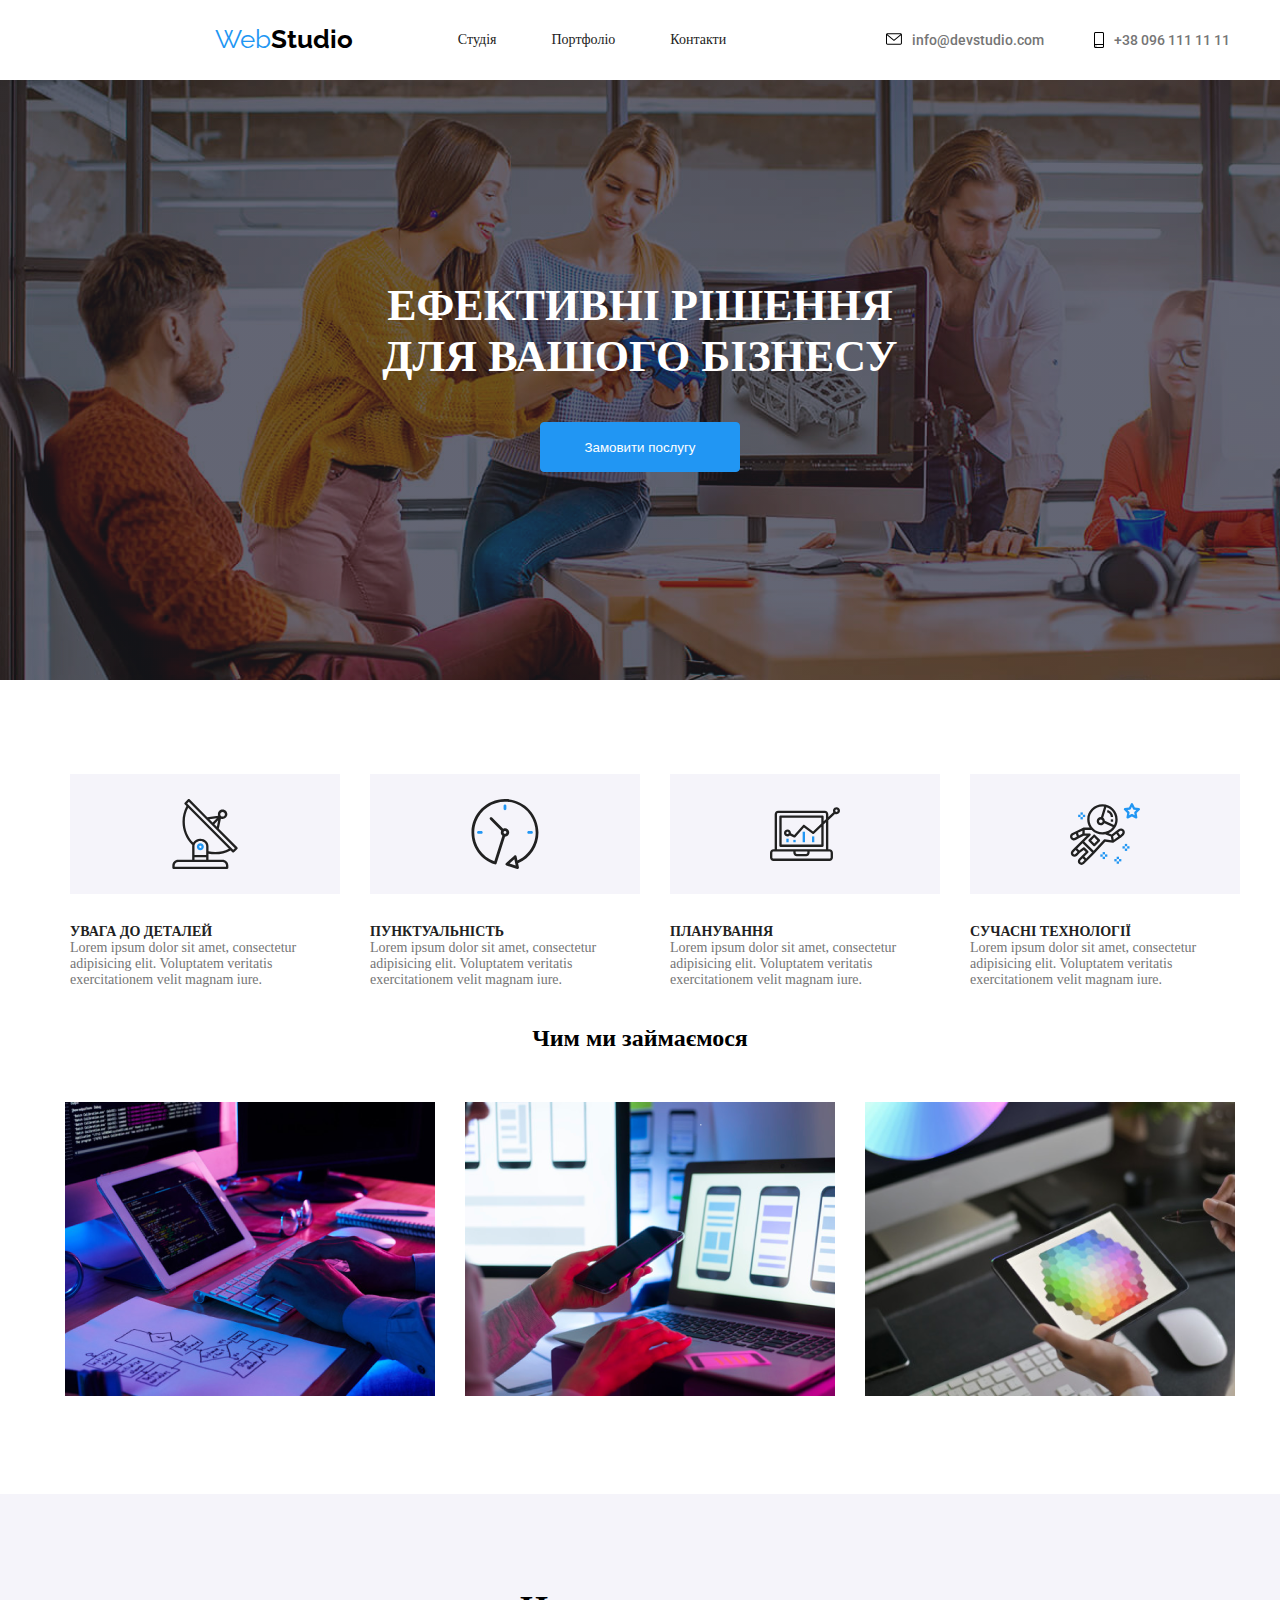
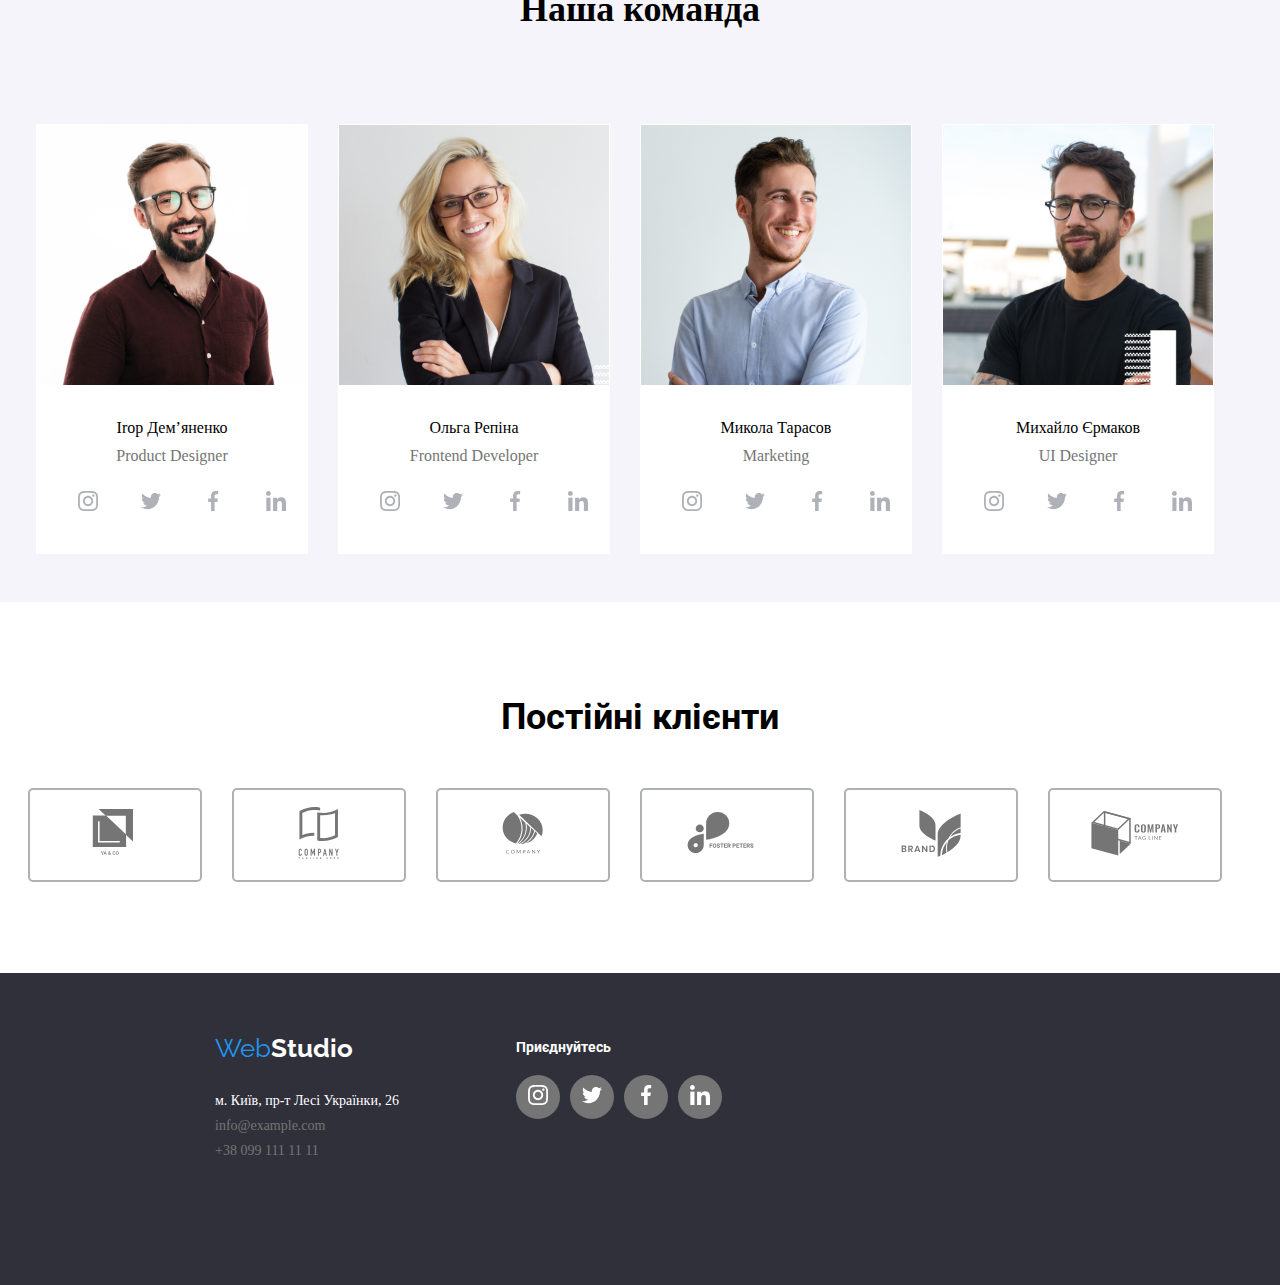
<file: index.html>
<!DOCTYPE html>
<html lang="en">
<head>
    <meta charset="UTF-8">
    <meta http-equiv="X-UA-Compatible" content="IE=edge">
    <meta name="viewport" content="width=device-width, initial-scale=1.0">
    <title>Document</title>
    <link rel="preconnect" href="https://fonts.googleapis.com">
    <link rel="preconnect" href="https://fonts.gstatic.com" crossorigin>
    <link href="https://fonts.googleapis.com/css2?family=Raleway:wght@700&family=Roboto:wght@400;500;700&display=swap" rel="stylesheet">
    <link rel="stylesheet" href="./css/main.min.css">
</head>
<body>
    <header class="page-body">
        <div class="conteiner">
            <a href="" class="logo"><span class="web">Web</span><span class="stuidio">Studio</span></a>
            <a href="./index1.html" class="logo2 visuali_hidden2 visuali_hidden3">
                <svg class="menu-logo-1">
                    <use href="./symbol-defs.svg#icon-menu_24px"></use>
                </svg>
            </a>
        </div>
        <nav class="visuali_hidden">
            <ul class="ul-header">
                <li class="ul-header-li"><a href="./index.html">Студія</a></li>
                <li class="ul-header-li"><a href="./index1.html">Портфоліо</a></li>
                <li class="ul-header-li"><a href="">Контакти</a></li>
            </ul>
        </nav>
        <ul class="ul-header-contact visuali_hidden">
            <li class="adc adc-a">
                <a href="">                    
                    <svg class="svg-header " width="16" height="12">
                    <use href="./symbol-defs.svg#icon-envelope"></use>
                </svg>
                </a>
                <a class="header1 header " href="">info@devstudio.com</a>
            </li>
            <li class="adc">
                <a href="">
                    <svg class="svg-header" width="10" height="16">
                        <use href="./symbol-defs.svg#icon-smartphone"></use>
                    </svg>
                </a>
                <a class="header2 header" href="">+38 096 111 11 11</a>
            </li>
        </ul>
    </header>
    <main>
        <section class="section1"> 
            <h1>ЕФЕКТИВНІ РІШЕННЯ <br> ДЛЯ ВАШОГО БІЗНЕСУ</h1>
            <div class="button">
                <button>Замовити послугу</button>
            </div>
        </section>
        <section class="section2">
            <div class="div-section2">            
                <ul class="ul-section2">
                    <li>
                        <div class="div-img-section2">
                            <svg class="img-ul-section2" widht="70" height="70">
                                <use href="./symbol-defs.svg#icon-antenna-1"></use>
                            </svg>
                        </div>           
                        <h4>УВАГА ДО ДЕТАЛЕЙ</h4>
                        <p>Lorem ipsum dolor sit amet, consectetur adipisicing elit. Voluptatem veritatis exercitationem velit magnam iure.</p>
                    </li>
                    <li>
                        <div class="div-img-section2">
                            <svg class="img-ul-section2" widht="70" height="70">
                                <use href="./symbol-defs.svg#icon-clock-1"></use>
                            </svg>
                        </div>    
                        <h4>ПУНКТУАЛЬНІСТЬ</h4>
                        <p>Lorem ipsum dolor sit amet, consectetur adipisicing elit. Voluptatem veritatis exercitationem velit magnam iure.</p>
                    </li>                
                    <li>
                        <div class="div-img-section2">
                            <svg class="img-ul-section2" widht="70" height="70">
                                <use href="./symbol-defs.svg#icon-diagram-1"></use>
                            </svg>
                        </div>        
                        <h4>ПЛАНУВАННЯ</h4>
                        <p>Lorem ipsum dolor sit amet, consectetur adipisicing elit. Voluptatem veritatis exercitationem velit magnam iure.</p>
                    </li>                
                    <li>
                        <div class="div-img-section2">
                            <svg class="img-ul-section2" widht="70" height="70">
                                <use href="./symbol-defs.svg#icon-astronaut-1"></use>
                            </svg>
                        </div>
                        <h4>СУЧАСНІ ТЕХНОЛОГІЇ</h4>
                        <p>Lorem ipsum dolor sit amet, consectetur adipisicing elit. Voluptatem veritatis exercitationem velit magnam iure.</p>
                    </li>
                </ul>
            </div>
            <h2 class="visuali_hidden visuali_hidden2">Чим ми займаємося</h2>
            <div class="div2-section2 visuali_hidden visuali_hidden2">            
                <ul class="ul2-section2">        
                    <li><img src="img.png" alt="j"></li>
                    <li><img src="img (1).png" alt="hbbbbk"></li>
                    <li><img src="img (2).png" alt="b"></li>
                </ul>
            </div>
        </section>
        <section class="section3">
            <div class="div-section3"><h2 class="h2-section3">Наша команда</h2></div>
            
            <div class="div-section3">
                <ul class="ul-section3">
                    <li>
                        <img src="img.jpg" alt="">
                        <h4>Irop Дем’яненко</h4>
                        <p>Product Designer</p>
                        <div class="svg-image">
                            <div class="abc">
                                <a href="">                        
                                    <svg class="img-ul instagram">
                                        <use href="./symbol-defs.svg#icon-instagram-2"></use>
                                    </svg> 
                                </a>
                            </div>
                            <div class="abc">
                                <a href="">
                                    <svg class="img-ul twitter">
                                        <use href="./symbol-defs.svg#icon-twitter-1"></use>
                                    </svg>
                                  </a>
                            </div>
                            <div class="abc">
                                <a href="">
                                    <svg class="img-ul facebook" widht="20" height="20">
                                        <use href="./symbol-defs.svg#icon-facebook-1"></use>
                                    </svg>
                                  </a>
                            </div>
                            <div class="abc">
                                <a href="">
                                    <svg class="img-ul linkedin" widht="20" height="20">
                                        <use href="./symbol-defs.svg#icon-linkedin-1"></use>
                                    </svg>
                                  </a>
                            </div>
                        </div>
                    </li>
                    <li>
                        <img src="img (1).jpg" alt="">
                        <h4>Ольга Репіна</h4>
                        <p>Frontend Developer</p>
                        <div class="svg-image">
                            <div class="abc">
                                <a href="">                        
                                    <svg class="img-ul instagram">
                                        <use href="./symbol-defs.svg#icon-instagram-2"></use>
                                    </svg> 
                                </a>
                            </div>
                            <div class="abc">
                                <a href="">
                                    <svg class="img-ul twitter">
                                        <use href="./symbol-defs.svg#icon-twitter-1"></use>
                                    </svg>
                                  </a>
                            </div>
                            <div class="abc">
                                <a href="">
                                    <svg class="img-ul facebook" widht="20" height="20">
                                        <use href="./symbol-defs.svg#icon-facebook-1"></use>
                                    </svg>
                                  </a>
                            </div>
                            <div class="abc">
                                <a href="">
                                    <svg class="img-ul linkedin" widht="20" height="20">
                                        <use href="./symbol-defs.svg#icon-linkedin-1"></use>
                                    </svg>
                                  </a>
                            </div>
                        </div>
                    </li>
                    <li>
                        <img src="img (2).jpg" alt="">
                        <h4>Микола Тарасов</h4>
                        <p>Marketing</p>
                        <div class="svg-image">
                            <div class="abc">
                                <a href="">                        
                                    <svg class="img-ul instagram">
                                        <use href="./symbol-defs.svg#icon-instagram-2"></use>
                                    </svg> 
                                </a>
                            </div>
                            <div class="abc">
                                <a href="">
                                    <svg class="img-ul twitter">
                                        <use href="./symbol-defs.svg#icon-twitter-1"></use>
                                    </svg>
                                  </a>
                            </div>
                            <div class="abc">
                                <a href="">
                                    <svg class="img-ul facebook" widht="20" height="20">
                                        <use href="./symbol-defs.svg#icon-facebook-1"></use>
                                    </svg>
                                  </a>
                            </div>
                            <div class="abc">
                                <a href="">
                                    <svg class="img-ul linkedin" widht="20" height="20">
                                        <use href="./symbol-defs.svg#icon-linkedin-1"></use>
                                    </svg>
                                  </a>
                            </div>
                        </div>
                    </li>
                    <li>
                        <img src="img (3).jpg" alt="">
                        <h4>Михайло Єрмаков</h4>
                        <p>UI Designer</p>
                        <div class="svg-image">
                            <div class="abc">
                                <a href="" >                        
                                    <svg class="img-ul instagram">
                                        <use href="./symbol-defs.svg#icon-instagram-2"></use>
                                    </svg> 
                                </a>
                            </div>
                            <div class="abc">
                                <a href="">
                                    <svg class="img-ul twitter">
                                        <use href="./symbol-defs.svg#icon-twitter-1"></use>
                                    </svg>
                                  </a>
                            </div>
                            <div class="abc">
                                <a href="">
                                    <svg class="img-ul facebook" widht="20" height="20">
                                        <use href="./symbol-defs.svg#icon-facebook-1"></use>
                                    </svg>
                                  </a>
                            </div>
                            <div class="abc">
                                <a href="">
                                    <svg class="img-ul linkedin" widht="20" height="20">
                                        <use href="./symbol-defs.svg#icon-linkedin-1"></use>
                                    </svg>
                                  </a>
                            </div>
                        </div>
                    </li>
                </ul>
            </div>
        </section>
        <section class="section4">
            <div class="div-section4">
                <h2 class="section4-h2">Постійні клієнти</h2>
            </div>
            <div class="div-section4">
                <ul class="section4-ul">
                    <li class="add add-1">
                        <a href="">
                            <svg class="img-section4" widht="44" height="49">
                                <use href="./symbol-defs.svg#icon-logo-1"></use>
                            </svg>
                        </a>
                    </li>
                    <li class="add">
                        <a href="">
                            <svg class="img-section4" widht="40" height="52">
                                <use href="./symbol-defs.svg#icon-logo-2"></use>
                            </svg>
                        </a>
                    </li>
                    <li class="add">
                        <a href="">
                            <svg class="img-section4" widht="41" height="42">
                                <use href="./symbol-defs.svg#icon-logo-3"></use>
                            </svg>
                        </a>
                    </li>
                    <li class="add add-1">
                        <a href="">
                            <svg class="img-section4" widht="77" height="42">
                                <use href="./symbol-defs.svg#icon-logo-4"></use>
                            </svg>
                        </a>
                    </li>
                    <li class="add">
                        <a href="">
                            <svg class="img-section4" widht="59" height="47">
                                <use href="./symbol-defs.svg#icon-logo-5"></use>
                            </svg>
                        </a>
                    </li>
                    <li class="add">
                        <a href="">
                            <svg class="img-section4" widht="88" height="45">
                                <use href="./symbol-defs.svg#icon-logo-6"></use>
                            </svg>
                        </a>
                    </li>
                </ul>
            </div>
        </section>
    </main>
    <footer>
        <div>
            <div class="div-footer">
                <a href="" class="logo-f"><span class="web-1">Web</span><span class="stuidio-1">Studio</span></a>
            </div>
            <div class="div-footer">
                <ul class="ul-footer">
                    <li><p class="misto-footer">м. Київ, пр-т Лесі Українки, 26</p></li>
                    <li><p>info@example.com</p></li>
                    <li><p>+38 099 111 11 11</p></li>
                </ul>
            </div>
            <div class="div-footer"><h3 class="footer-h3">Приєднуйтесь</h3></div>
            <div class="svg-image div-footer">
                <div class="abc-footer abc-footer_1">
                    <a href="">                        
                        <svg class="img-ul-footer" widht="20" height="20">
                            <use href="./symbol-defs.svg#icon-instagram-2"></use>
                        </svg> 
                    </a>
                </div>
                <div class="abc-footer">
                    <a href="">
                        <svg class="img-ul-footer" widht="20" height="20">
                            <use href="./symbol-defs.svg#icon-twitter-1"></use>
                        </svg>
                      </a>
                </div>
                <div class="abc-footer">
                    <a href="">
                        <svg class="img-ul-footer" widht="20" height="20">
                            <use href="./symbol-defs.svg#icon-facebook-1"></use>
                        </svg>
                      </a>
                </div>
                <div class="abc-footer">
                    <a href="">
                        <svg class="img-ul-footer" widht="20" height="20">
                            <use href="./symbol-defs.svg#icon-linkedin-1"></use>
                        </svg>
                      </a>
                </div>
            </div>
        </div>
    </footer>
    <script src="https://cdn.jsdelivr.net/npm/bootstrap@5.2.2/dist/js/bootstrap.bundle.min.js" integrity="sha384-OERcA2EqjJCMA+/3y+gxIOqMEjwtxJY7qPCqsdltbNJuaOe923+mo//f6V8Qbsw3" crossorigin="anonymous"></script>

</body>
</html>
</file>
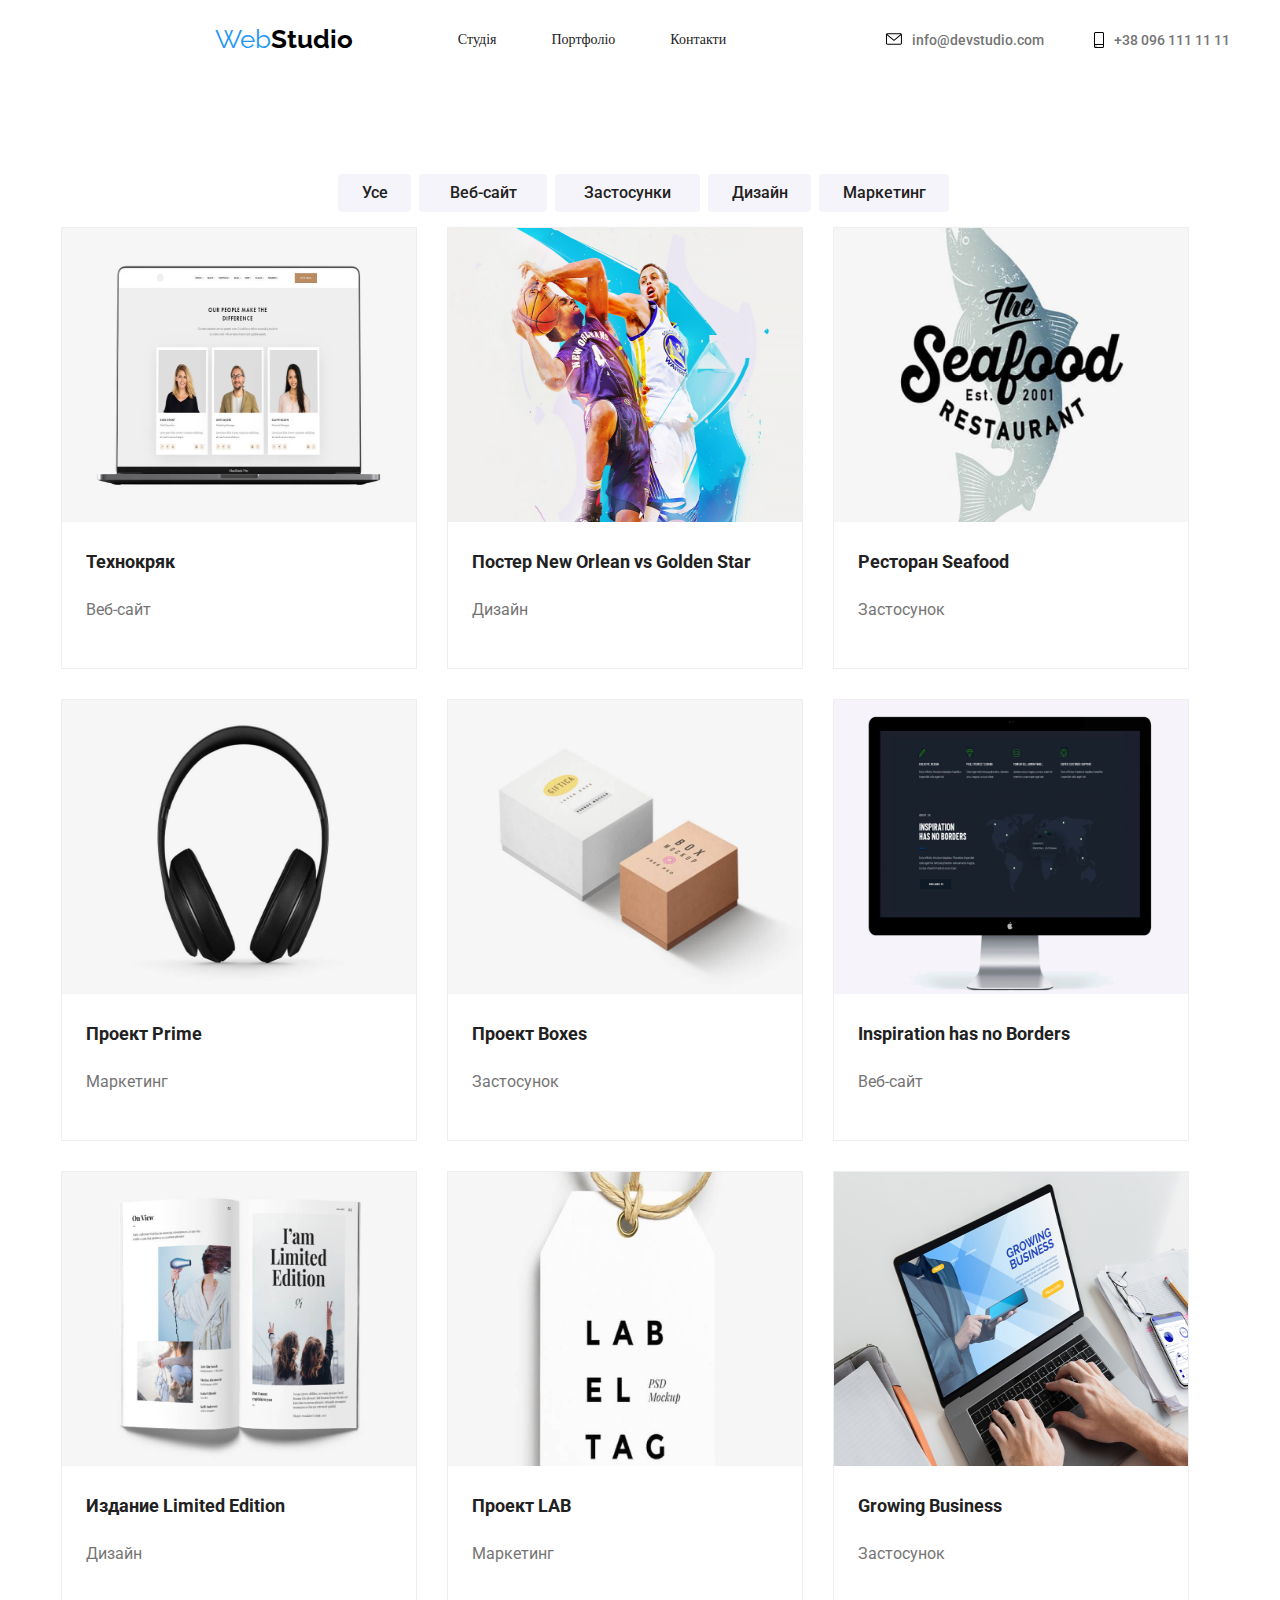
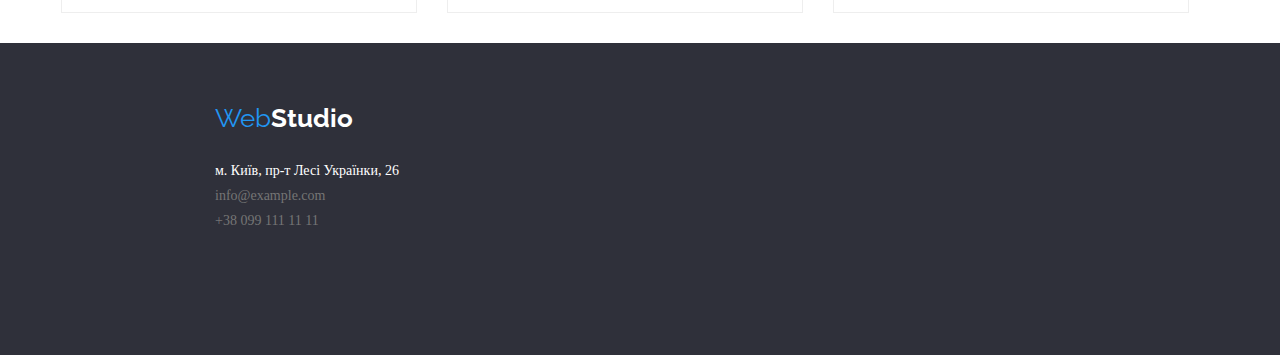
<file: index1.html>
<!DOCTYPE html>
<html lang="en">
<head>
    <meta charset="UTF-8">
    <meta http-equiv="X-UA-Compatible" content="IE=edge">
    <meta name="viewport" content="width=device-width, initial-scale=1.0">
    <title>Document</title>
    <link rel="preconnect" href="https://fonts.googleapis.com">
    <link rel="preconnect" href="https://fonts.gstatic.com" crossorigin>
    <link href="https://fonts.googleapis.com/css2?family=Raleway:wght@700&family=Roboto:wght@400;500;700&display=swap" rel="stylesheet">
    <link rel="stylesheet" href="./css/main.min.css">
</head>
<body>
    <header class="page-body">
        <div class="conteiner">
            <a href="" class="logo"><span class="web">Web</span><span class="stuidio">Studio</span></a>
            <a href="./index.html" class="logo2 visuali_hidden2 visuali_hidden3">
                <svg class="menu-logo-1 visuali_hidden3">
                    <use href="./symbol-defs.svg#icon-menu_24px"></use>
                </svg>
            </a>
        </div>
        <nav class="visuali_hidden">
            <ul class="ul-header">
                <li class="ul-header-li"><a href="./index.html">Студія</a></li>
                <li class="ul-header-li"><a href="./index1.html">Портфоліо</a></li>
                <li class="ul-header-li"><a href="">Контакти</a></li>
            </ul>
        </nav>
        <ul class="ul-header-contact visuali_hidden">
            <li class="adc adc-a">
                <a href="">                    
                    <svg class="svg-header " width="16" height="12">
                    <use href="./symbol-defs.svg#icon-envelope"></use>
                </svg>
                </a>
                <a class="header1 header " href="">info@devstudio.com</a>
            </li>
            <li class="adc">
                <a href="">
                    <svg class="svg-header" width="10" height="16">
                        <use href="./symbol-defs.svg#icon-smartphone"></use>
                    </svg>
                </a>
                <a class="header2 header" href="">+38 096 111 11 11</a>
            </li>
        </ul>
    </header>
    <main>
        <nav class="nav-2">
            <ul class="main-nav-ul">
                <li class="main-nav-items"><a class="li1-a" href="">Усе</a></li>
                <li class="main-nav-items"><a class="li1-a2 li1-a" href="">Веб-сайт</a></li>
                <li class="main-nav-items"><a class="li1-a3 li1-a" href="">Застосунки</a></li>
                <li class="main-nav-items"><a class="li1-a4 li1-a" href="">Дизайн</a></li>
                <li class="main-nav-items"><a class="li1-a5 li1-a" href="">Маркетинг</a></li>
            </ul>
            <ul class="ul-main-2">
                <li class="li-photo">
                    <img src="./img.2/img.png" alt="photo nout">
                    <h3 class="li-photo-h3">Технокряк</h3>
                    <p class="li-photo-p">Веб-сайт</p>
                    <div>
                        <h2 class="overflow over-2">Технокрик це сучасний майданчик поширення коронавірусу. Компанії використовують цю платформу для цифрового шпигунства та атак на захищені сервери конкурентів.</h2>
                    </div>
                </li>
                <li class="li-photo">
                    <img src="./img.2/img (1).png" alt="photo NBA">
                    <h3 class="li-photo-h3">Постер New Orlean vs Golden Star</h3>
                    <p class="li-photo-p">Дизайн</p>
                    <div>
                        <h2 class="overflow over-2">Технокрик це сучасний майданчик поширення коронавірусу. Компанії використовують цю платформу для цифрового шпигунства та атак на захищені сервери конкурентів.</h2>
                    </div>
                </li>
                <li class="li-photo">
                    <img src="./img.2/img (2).png" alt="">
                    <h3 class="li-photo-h3">Ресторан Seafood</h3>
                    <p class="li-photo-p">Застосунок</p>
                    <div>
                        <h2 class="overflow over-2">Технокрик це сучасний майданчик поширення коронавірусу. Компанії використовують цю платформу для цифрового шпигунства та атак на захищені сервери конкурентів.</h2>
                    </div>
                </li>
                <li class="li-photo">
                    <img src="./img.2/img (3).png" alt="">
                    <h3 class="li-photo-h3">Проект Prime</h3>
                    <p class="li-photo-p">Маркетинг</p>
                    <div>
                        <h2 class="overflow over-2">Технокрик це сучасний майданчик поширення коронавірусу. Компанії використовують цю платформу для цифрового шпигунства та атак на захищені сервери конкурентів.</h2>
                    </div>
                </li>
                <li class="li-photo">
                    <img src="./img.2/img (4).png" alt="">
                    <h3 class="li-photo-h3">Проект Boxes</h3>
                    <p class="li-photo-p">Застосунок</p>
                    <div>
                        <h2 class="overflow over-2">Технокрик це сучасний майданчик поширення коронавірусу. Компанії використовують цю платформу для цифрового шпигунства та атак на захищені сервери конкурентів.</h2>
                    </div>
                </li>
                <li class="li-photo">
                    <img src="./img.2/img (5).png" alt="">
                    <h3 class="li-photo-h3">Inspiration has no Borders</h3>
                    <p class="li-photo-p">Веб-сайт</p>
                    <div>
                        <h2 class="overflow over-2">Технокрик це сучасний майданчик поширення коронавірусу. Компанії використовують цю платформу для цифрового шпигунства та атак на захищені сервери конкурентів.</h2>
                    </div>
                </li>
                <li class="li-photo">
                    <img src="./img.2/img (6).png" alt="">
                    <h3 class="li-photo-h3">Издание Limited Edition</h3>
                    <p class="li-photo-p">Дизайн</p>
                    <div>
                        <h2 class="overflow over-2">Технокрик це сучасний майданчик поширення коронавірусу. Компанії використовують цю платформу для цифрового шпигунства та атак на захищені сервери конкурентів.</h2>
                    </div>
                </li>
                <li class="li-photo">
                    <img src="./img.2/img (7).png" alt="">
                    <h3 class="li-photo-h3">Проект LAB</h3>
                    <p class="li-photo-p">Маркетинг</p>
                    <div>
                        <h2 class="overflow over-2">Технокрик це сучасний майданчик поширення коронавірусу. Компанії використовують цю платформу для цифрового шпигунства та атак на захищені сервери конкурентів.</h2>
                    </div>
                </li>
                <li class="li-photo">
                    <img src="./img.2/img (8).png" alt="">
                    <h3 class="li-photo-h3">Growing Business</h3>
                    <p class="li-photo-p">Застосунок</p>
                    <div>
                        <h2 class="overflow over-2">Технокрик це сучасний майданчик поширення коронавірусу. Компанії використовують цю платформу для цифрового шпигунства та атак на захищені сервери конкурентів.</h2>
                    </div>
                </li>
            </ul>
        </nav>
    </main>
    <footer>
        <div>
            <div class="div-footer">
                <a href="" class="logo-f"><span class="web-1">Web</span><span class="stuidio-1">Studio</span></a>
            </div>
            <div class="div-footer">
                <ul class="ul-footer">
                    <li><p class="misto-footer">м. Київ, пр-т Лесі Українки, 26</p></li>
                    <li><p>info@example.com</p></li>
                    <li><p>+38 099 111 11 11</p></li>
                </ul>
            </div>
            <div class="visuali_hidden3">
                <div class="div-footer"><h3 class="footer-h3">Приєднуйтесь</h3></div>
                <div class="svg-image div-footer">
                    <div class="abc-footer visuali_hidden3">
                        <a href="">                        
                            <svg class="img-ul-footer" widht="20" height="20">
                                <use href="./symbol-defs.svg#icon-instagram-2"></use>
                            </svg> 
                        </a>
                    </div>
                    <div class="abc-footer visuali_hidden3">
                        <a href="">
                            <svg class="img-ul-footer" widht="20" height="20">
                                <use href="./symbol-defs.svg#icon-twitter-1"></use>
                            </svg>
                          </a>
                    </div>
                    <div class="abc-footer visuali_hidden3">
                        <a href="">
                            <svg class="img-ul-footer" widht="20" height="20">
                                <use href="./symbol-defs.svg#icon-facebook-1"></use>
                            </svg>
                          </a>
                    </div>
                    <div class="abc-footer visuali_hidden3">
                        <a href="">
                            <svg class="img-ul-footer" widht="20" height="20">
                                <use href="./symbol-defs.svg#icon-linkedin-1"></use>
                            </svg>
                          </a>
                    </div>
                </div>
            </div>
            </div>
    </footer>
    <script src="https://cdn.jsdelivr.net/npm/bootstrap@5.2.2/dist/js/bootstrap.bundle.min.js" integrity="sha384-OERcA2EqjJCMA+/3y+gxIOqMEjwtxJY7qPCqsdltbNJuaOe923+mo//f6V8Qbsw3" crossorigin="anonymous"></script>
</body>
</html>
</file>
<file: css/main.min.css>
h1,h2,h3,h4,h5,h6,p{margin:0;padding:0}a{text-decoration:none}ul{padding-left:0;list-style:none;margin:0}body{margin:0;padding:0}@media screen and (min-width: 480px)and (max-width: 767px){.visuali_hidden{display:none}}@media screen and (min-width: 768px)and (max-width: 1111px){.visuali_hidden2{display:none}}@media screen and (min-width: 1112px)and (max-width: 1600px){.visuali_hidden3{display:none}}.page-body{height:60px;width:100%}@media screen and (min-width: 768px)and (max-width: 1112px){.page-body{display:flex;justify-content:space-between;height:80px}}@media screen and (min-width: 1112px)and (max-width: 1600px){.page-body{height:80px;display:flex;justify-content:space-between}}.conteiner{display:flex;justify-content:space-between}@media screen and (min-width: 480px)and (max-width: 767px){.section1{height:400px;background:no-repeat;background-size:cover;background-position:center;background-image:linear-gradient(rgba(47, 48, 58, 0.4), rgba(47, 48, 58, 0.4)),url(../../Img123.jpg)}.section2{width:100%;height:1114px}.section3{width:100%;height:2761px;background-color:#f5f4fa}.section4{height:513px;width:100%;background-color:#fff}}@media screen and (min-width: 768px)and (max-width: 1111px){.section1{height:400px;background:no-repeat;background-size:cover;background-position:center;background-image:linear-gradient(rgba(47, 48, 58, 0.4), rgba(47, 48, 58, 0.4)),url(../../Img123.jpg)}.section2{width:100%;height:627px}.section3{width:100%;height:1285px;background-color:#f5f4fa}.section4{height:370px;width:100%;background-color:#fff}}@media screen and (min-width: 1112px)and (max-width: 1600px){.section1{width:100%;height:600px;background-image:linear-gradient(rgba(47, 48, 58, 0.4), rgba(47, 48, 58, 0.4)),url(../../Img123.jpg)}.section2{width:100%}.section3{width:100%;height:708px;background-color:#f5f4fa}.section4{height:277px;width:100%;background-color:#fff}}@media screen and (min-width: 480px)and (max-width: 767px){footer{width:100%;height:603px;background-color:#2f303a;padding-top:60px}}@media screen and (min-width: 768px)and (max-width: 1111px){footer{width:100%;height:463px;background-color:#2f303a;padding-top:65px}}@media screen and (min-width: 1112px)and (max-width: 1600px){footer{width:100%;height:252px;background-color:#2f303a;padding-top:60px}}@media screen and (min-width: 480px)and (max-width: 767px){.logo{width:134px;height:28px;margin-top:16px}.web{font-size:26px;color:#2196f3;font-family:"Raleway",sans-serif}.stuidio{font-weight:bold;font-family:"Raleway",sans-serif;font-size:26px;color:#000}.logo2{width:40px;height:40px;display:flex;justify-content:center;align-items:center;margin-top:10px}.menu-logo-1{width:24px;height:16px;text-decoration:none;color:#000}}@media screen and (min-width: 768px)and (max-width: 1112px){.logo{width:133.12px;height:17.76px;margin-left:15px;margin-top:23px}.web{font-size:26px;color:#2196f3;font-family:"Raleway",sans-serif}.stuidio{font-weight:bold;font-family:"Raleway",sans-serif;font-size:26px;color:#000}}@media screen and (min-width: 1112px)and (max-width: 1600px){.logo{margin-left:215px;justify-content:flex-start;margin-top:24px}.web{font-size:26px;color:#2196f3;font-family:"Raleway",sans-serif}.stuidio{font-weight:bold;font-family:"Raleway",sans-serif;font-size:26px;color:#000}}@media screen and (min-width: 768px)and (max-width: 1111px){.ul-header{display:flex;justify-content:center;font-size:14px;margin-top:35px}.ul-header-li{margin-right:54px}.ul-header-li:last-child{margin-right:0}.ul-header a{color:#212121}.ul-header-contact{display:flex;flex-wrap:wrap;width:160px;height:30px;margin-top:23px;margin-right:17px;font-size:14px;font-family:"Roboto";font-style:normal;font-weight:500;line-height:16px}.adc:first-child{height:16px;display:flex;flex-direction:row}.header{color:#757575}.svg-header{margin-right:10px}.adc:hover>a{fill:#2196f3;color:#2196f3}}@media screen and (min-width: 1112px)and (max-width: 1600px){.ul-header{display:flex;font-size:14px;margin-top:32px}.ul-header a{color:#212121;margin-right:55px}.ul-header-contact{display:flex;font-size:14px;margin-top:32px;font-family:"Roboto";font-style:normal;font-weight:500;line-height:16px}.ul-header-contact li{height:16px;display:flex;flex-direction:row}.header{color:#757575;margin-right:50px}.svg-header{margin-right:10px}.adc:hover>a{fill:#2196f3;color:#2196f3}}@media screen and (min-width: 480px)and (max-width: 767px){.section1 h1{color:#fff;font-weight:900;font-size:26px;text-align:center;padding-top:118px}.section1 button{color:#fff;margin-top:30px;width:200px;height:50px;background-color:#2196f3;border:1px solid #2196f3;border-radius:4px}.button{display:flex;justify-content:center}}@media screen and (min-width: 768px)and (max-width: 1111px){.section1 h1{color:#fff;font-weight:900;font-size:26px;text-align:center;padding-top:118px}.section1 button{color:#fff;margin-top:30px;width:200px;height:50px;background-color:#2196f3;border:1px solid #2196f3;border-radius:4px}.button{display:flex;justify-content:center}}@media screen and (min-width: 1112px)and (max-width: 1600px){.section1 h1{color:#fff;font-weight:900;font-size:44px;text-align:center;padding-top:200px}.button{display:flex;justify-content:center}.section1 button{color:#fff;margin-top:40px;width:200px;height:50px;background-color:#2196f3;border:1px solid #2196f3;border-radius:4px}}@media screen and (min-width: 480px)and (max-width: 767px){.div-section2{display:flex;justify-content:center}.ul-section2 li:first-child{display:flex;justify-content:center;margin-top:60px}.ul-section2 li{width:450px;height:226px;flex-wrap:wrap;margin-top:30px;margin-left:15px}.div-img-section2{width:450px;height:120px;background-color:#f5f4fa;display:flex;justify-content:center;align-items:center}.ul-section2 h4{margin-top:30px;font-weight:700;font-size:14px;color:#212121}.ul-section2 p{color:#757575;font-weight:400;font-size:14px;margin-top:10px}}@media screen and (min-width: 768px)and (max-width: 1111px){.ul-section2{display:flex;flex-wrap:wrap;justify-content:center;align-items:flex-end}.ul-section2 li:first-child{display:flex;justify-content:center;margin-top:60px}.ul-section2 li{width:354px;height:244px;flex-wrap:wrap;margin-top:30px}.ul-section2 li:nth-child(2n){margin-left:30px}.div-img-section2{width:354px;height:120px;background-color:#f5f4fa;display:flex;justify-content:center;align-items:center}.ul-section2 h4{margin-top:30px;font-weight:700;font-size:14px;color:#212121}.ul-section2 p{color:#757575;font-weight:400;font-size:14px;margin-top:17px}}@media screen and (min-width: 1112px)and (max-width: 1600px){.ul-section2{display:flex;justify-content:center}.ul-section2 li{width:270px;height:251px;display:inline-block;margin-left:30px}.div-img-section2{width:270px;height:120px;background-color:#f5f4fa;margin-top:94px;display:flex;justify-content:center;align-items:center}.ul-section2 h4{margin-top:30px;font-weight:700;font-size:14px;color:#212121}.ul-section2 p{color:#757575;font-weight:400;font-size:14px}.section2 h2{margin-top:94px;margin-bottom:50px;display:flex;justify-content:center}.ul2-section2{display:flex;justify-content:center;margin-bottom:94px}.ul2-section2 img{margin-right:30px}.ul2-section2:first-child{margin-left:50px}}@media screen and (min-width: 480px)and (max-width: 767px){.section3{width:100%;height:2761px;background-color:#f5f4fa}.div-section3{display:flex;justify-content:center}.section3 h2{font-weight:700;font-size:28px;line-height:33px;padding:60px 137px 0 138px}.ul-section3 li{width:450px;height:622px;border:1px solid #fff;background-color:#fff;margin-top:30px}.ul-section3 img{width:450px;height:460px}.ul-section3 h4{text-align:center;font-family:"Roboto";font-style:normal;font-weight:500;font-size:16px;line-height:19px;margin:30px 0 10px 0}.ul-section3 p{text-align:center;font-family:"Roboto";font-style:normal;font-weight:400;font-size:16px;line-height:19px;color:#757575}.ul-section3{margin-top:30px}.svg-image{display:flex;justify-content:center}.abc{width:44px;height:44px;display:flex;justify-content:center;align-items:center;border-radius:100%;margin:16px 10px 30px 10px}.img-ul{fill:#afb1b8;width:20px;height:20px}.abc:hover{background-color:#2196f3}.img-ul:hover{fill:#fff}}@media screen and (min-width: 768px)and (max-width: 1111px){.section3{width:100%;height:1285px;background-color:#f5f4fa}.div-section3{display:flex;justify-content:center;flex-wrap:wrap}.ul-section3{display:flex;flex-wrap:wrap;justify-content:center;margin-top:30px;margin-bottom:60px}.section3 h2{font-weight:700;font-size:28px;line-height:33px;padding:60px 137px 0 138px}.ul-section3 li{width:354px;height:536px;border:1px solid #fff;background-color:#fff}.ul-section3 li:nth-child(2n){margin-left:30px}.ul-section3 li:nth-child(-n+2){margin-bottom:30px}.ul-section3 img{width:354px;height:374px}.ul-section3 h4{text-align:center;font-family:"Roboto";font-style:normal;font-weight:500;font-size:16px;line-height:19px;margin:30px 0 10px 0}.ul-section3 p{text-align:center;font-family:"Roboto";font-style:normal;font-weight:400;font-size:16px;line-height:19px;color:#757575}.svg-image{display:flex;justify-content:center}.abc{width:44px;height:44px;display:flex;justify-content:center;align-items:center;border-radius:100%;margin:16px 10px 30px 10px}.img-ul{fill:#afb1b8;width:20px;height:20px}.abc:hover{background-color:#2196f3}.img-ul:hover{fill:#fff}}@media screen and (min-width: 1112px)and (max-width: 1600px){.section3{width:100%;height:708px;background-color:#f5f4fa}.section3 h2{margin-top:94px;padding-top:94px;font-weight:700;font-size:36px;display:flex;justify-content:center}.ul-section3 li{display:inline-block;width:270px;height:428px;border:1px solid #fff;background-color:#fff;margin-right:30px}.ul-section3 img{width:270px;height:260px}.ul-section3 h4{text-align:center;font-weight:500;font-size:16px;margin:30px 0 10px 0}.ul-section3 p{text-align:center;font-weight:400;font-size:16px;color:#757575}.ul-section3{margin-top:94px;display:flex;justify-content:center}.svg-image{display:flex}.abc:first-child{margin-left:30px}.abc{width:44px;height:44px;display:flex;justify-content:center;align-items:center;border-radius:100%;margin:16px 10px 30px 10px}.img-ul{fill:#afb1b8;width:20px;height:20px}.abc:hover{background-color:#2196f3}.abc:hover,.img-ul:hover{fill:#fff}}@media screen and (min-width: 480px)and (max-width: 767px){.section4{height:513px;width:100%;background-color:#fff}.div-section4{display:flex;justify-content:center}.section4-h2{font-family:"Roboto";font-style:normal;font-weight:700;font-size:36px;line-height:42px;margin-top:60px}.section4-ul{display:flex;flex-wrap:wrap;justify-content:center;margin-top:30px;width:400px}.add{width:180px;height:90px;border:2px solid #afb1b8;border-radius:5px;display:flex;justify-content:center;align-items:center;margin-bottom:30px}.add:nth-child(2n){margin-left:30px}.add:last-child{margin-right:0px}.img-section4{fill:#757575}.img-section4:hover{fill:#2196f3}.add:hover{border-color:#2196f3}}@media screen and (min-width: 768px)and (max-width: 1111px){.section4{height:370px;width:100%;background-color:#fff}.div-section4{display:flex;justify-content:center}.section4-h2{font-family:"Roboto";font-style:normal;font-weight:700;line-height:42px;margin-top:60px;width:227px;height:21px;display:flex;justify-content:center}.section4-ul{display:flex;flex-wrap:wrap;justify-content:center;margin-top:30px}.add{width:226px;height:90px;border:2px solid #afb1b8;border-radius:5px;display:flex;justify-content:center;align-items:center;margin-bottom:30px;margin-left:30px}.add-1{margin-left:0}.add:last-child{margin-right:0px}.img-section4{fill:#757575}.img-section4:hover{fill:#2196f3}.add:hover{border-color:#2196f3}}@media screen and (min-width: 1112px)and (max-width: 1600px){.section4{height:277px;width:100%;background-color:#fff}.section4-h2{font-family:"Roboto";font-style:normal;font-weight:700;font-size:36px;line-height:42px;text-align:center;margin-top:94px}.section4-ul{display:flex;justify-content:center}.add{width:170px;height:90px;border:2px solid #afb1b8;border-radius:5px;display:flex;justify-content:center;align-items:center;margin:50px 30px 0 0}.img-section4{fill:#757575}.img-section4:hover{fill:#2196f3}.add:hover{border-color:#2196f3}}@media screen and (min-width: 480px)and (max-width: 767px){.logo-f{margin-top:60px}.web-1{font-size:24px;color:#2196f3;font-family:"Raleway",sans-serif}.stuidio-1{font-weight:bold;font-family:"Raleway",sans-serif;font-size:24px;color:#fff}}@media screen and (min-width: 768px)and (max-width: 1111px){.logo-f{margin-left:125px}.web-1{font-size:24px;color:#2196f3;font-family:"Raleway",sans-serif}.stuidio-1{font-weight:bold;font-family:"Raleway",sans-serif;font-size:24px;color:#fff}}@media screen and (min-width: 1112px)and (max-width: 1600px){.logo-f{margin-left:215px}.web-1{font-size:26px;color:#2196f3;font-family:"Raleway",sans-serif}.stuidio-1{font-weight:bold;font-family:"Raleway",sans-serif;font-size:26px;color:#fff}}@media screen and (min-width: 480px)and (max-width: 767px){.footer-h3{color:#fff;font-family:"Roboto";font-style:normal;font-weight:700;font-size:14px;line-height:16px;margin-top:60px}.img-ul-footer{width:20px;height:20px;fill:#fff}.abc-footer{width:44px;height:44px;background-color:#757575;border-radius:100px;margin-top:20px;display:flex;justify-content:center;align-items:center;margin-right:10px}.abc-footer:last-child{margin-right:0}.abc-footer:hover{background-color:#2196f3}.ul-footer li:first-child{margin-top:20px;color:#fff}.ul-footer li{padding-top:9px;color:#757575;font-weight:400;font-size:14px;text-align:center}.misto-footer{color:#fff;font-weight:400;font-size:14px}.div-footer{display:flex;justify-content:center}}@media screen and (min-width: 768px)and (max-width: 1111px){.ul-footer{width:205px;height:68px;margin-left:90px}.ul-footer li:first-child{margin-top:20px;color:#fff}.ul-footer li{padding-top:9px;color:#757575;font-weight:400;font-size:14px;text-align:center}.misto-footer{color:#fff;font-weight:400;font-size:14px}.footer-h3{color:#fff;font-family:"Roboto";font-style:normal;font-weight:700;font-size:14px;line-height:16px;margin-top:60px;display:flex;justify-content:flex-end;margin-right:135px;margin-top:-110px}.img-ul-footer{width:20px;height:20px;fill:#fff}.svg-image{display:flex;justify-content:flex-end;margin-right:80px}.abc-footer{width:44px;height:44px;background-color:#757575;border-radius:100px;margin-top:20px;display:flex;justify-content:center;align-items:center;margin-right:10px}.abc-footer:last-child{margin-right:0}.abc-footer:hover{background-color:#2196f3}}@media screen and (min-width: 1112px)and (max-width: 1600px){.footer-h3{color:#fff;font-family:"Roboto";font-style:normal;font-weight:700;font-size:14px;line-height:16px;margin-left:516px;margin-top:-120px}.img-ul-footer{width:20px;height:20px;fill:#fff}.abc-footer{width:44px;height:44px;background-color:#757575;border-radius:100px;margin-top:20px;display:flex;justify-content:center;align-items:center;margin-right:10px}.abc-footer:last-child{margin-right:0}.abc-footer_1{margin-left:516px}.abc-footer:hover{background-color:#2196f3}.ul-footer li:first-child{margin-top:-40px;color:#fff}.ul-footer{margin-top:70px}.ul-footer li{margin:9px 0 0 215px;color:#757575;font-weight:400;font-size:14px}.misto-footer{color:#fff;font-weight:400;font-size:14px}}@media screen and (min-width: 480px)and (max-width: 768px){.nav-2{margin-top:94px}.main-nav-ul{display:flex;flex-wrap:wrap;margin-left:15px}.li1-a{color:#212121;font-family:"Roboto";font-style:normal;font-weight:500;font-size:16px;line-height:26px;height:38px;border-radius:4px;background-color:#f5f4fa;margin-right:8px;display:flex;justify-content:center;align-items:center}.li1-a{width:73px;margin-bottom:15px}.li1-a2{width:128px;margin-bottom:15px}.li1-a3{width:145px;margin-bottom:15px}.li1-a4{width:103px}.li1-a5{width:130px}.li1-a:hover{background-color:#2196f3;color:#fff}}@media screen and (min-width: 768px)and (max-width: 1112px){.nav-2{margin-top:94px}.main-nav-ul{display:flex;justify-content:center;margin-left:15px}.li1-a{color:#212121;font-family:"Roboto";font-style:normal;font-weight:500;font-size:16px;line-height:26px;height:38px;border-radius:4px;background-color:#f5f4fa;margin-right:8px;display:flex;justify-content:center;align-items:center}.li1-a{width:73px;margin-bottom:15px}.li1-a2{width:128px;margin-bottom:15px}.li1-a3{width:145px;margin-bottom:15px}.li1-a4{width:103px}.li1-a5{width:130px}.li1-a:hover{background-color:#2196f3;color:#fff}}@media screen and (min-width: 1112px)and (max-width: 1600px){.nav-2{margin-top:94px}.main-nav-ul{display:flex;justify-content:center;margin-left:15px}.li1-a{color:#212121;font-family:"Roboto";font-style:normal;font-weight:500;font-size:16px;line-height:26px;height:38px;border-radius:4px;background-color:#f5f4fa;margin-right:8px;display:flex;justify-content:center;align-items:center}.li1-a{width:73px;margin-bottom:15px}.li1-a2{width:128px;margin-bottom:15px}.li1-a3{width:145px;margin-bottom:15px}.li1-a4{width:103px}.li1-a5{width:130px}.li1-a:hover{background-color:#2196f3;color:#fff}}@media screen and (min-width: 480px)and (max-width: 767px){.li-photo{position:relative;width:450px;height:404px;border:1px solid #eee;margin-bottom:30px;margin-left:auto;margin-right:auto;transition:box-shadow .3s ease-in-out}.li-photo:hover{box-shadow:0px 1px 1px rgba(0,0,0,.12),0px 4px 4px rgba(0,0,0,.06),1px 4px 6px rgba(0,0,0,.16)}.li-photo:last-child{margin-bottom:60px}.li-photo-h3{width:402px;height:36px;margin:20px 24px 4px;font-family:"Roboto";font-style:normal;font-weight:700;font-size:18px;color:#212121}.li-photo-p{width:402px;height:30px;margin:0 24px 20px;font-family:"Roboto";font-style:normal;font-weight:400;font-size:16px;color:#757575}}@media screen and (min-width: 768px)and (max-width: 1111px){.ul-main-2{display:flex;flex-wrap:wrap;justify-content:center}.li-photo{display:flex;flex-wrap:wrap;position:relative;width:354px;height:440px;border:1px solid #eee;margin-bottom:30px;margin-right:30px;transition:box-shadow .3s ease-in-out}.li-photo:nth-child(2n){margin-right:0}.li-photo:hover{box-shadow:0px 1px 1px rgba(0,0,0,.12),0px 4px 4px rgba(0,0,0,.06),1px 4px 6px rgba(0,0,0,.16)}.li-photo:last-child{margin-bottom:60px}.li-photo img{width:354px;height:294px}.li-photo-h3{width:402px;height:36px;margin:20px 24px 4px;font-family:"Roboto";font-style:normal;font-weight:700;font-size:18px;color:#212121}.li-photo-p{width:402px;height:30px;margin:0 24px 20px;font-family:"Roboto";font-style:normal;font-weight:400;font-size:16px;color:#757575}}@media screen and (min-width: 1112px)and (max-width: 1600px){.ul-main-2{display:flex;flex-wrap:wrap;justify-content:center}.li-photo{display:flex;flex-wrap:wrap;position:relative;width:354px;height:440px;border:1px solid #eee;margin-bottom:30px;margin-right:30px;transition:box-shadow .3s ease-in-out}.li-photo:hover{box-shadow:0px 1px 1px rgba(0,0,0,.12),0px 4px 4px rgba(0,0,0,.06),1px 4px 6px rgba(0,0,0,.16)}.li-photo img{width:354px;height:294px}.li-photo-h3{width:402px;height:36px;margin:20px 24px 4px;font-family:"Roboto";font-style:normal;font-weight:700;font-size:18px;color:#212121}.li-photo-p{width:402px;height:30px;margin:0 24px 20px;font-family:"Roboto";font-style:normal;font-weight:400;font-size:16px;color:#757575}}@media screen and (min-width: 480px)and (max-width: 767px){.overflow{width:402px;height:168px;padding:63px 24px;font-family:"Roboto";font-style:normal;font-weight:400;font-size:18px;line-height:28px;color:#fff;position:absolute;bottom:108px;background-color:rgba(33,150,243,.9);opacity:0;transition:opacity .3s ease-in-out}.li-photo:hover .overflow{opacity:1}}@media screen and (min-width: 768px)and (max-width: 1111px){.overflow{height:170px;padding:63px 24px;font-family:"Roboto";font-style:normal;font-weight:400;font-size:18px;line-height:28px;color:#fff;position:absolute;bottom:145px;background-color:rgba(33,150,243,.9);opacity:0;transition:opacity .3s ease-in-out}.li-photo:hover .overflow{opacity:1}}@media screen and (min-width: 1112px)and (max-width: 1600px){.overflow{height:170px;padding:63px 24px;font-family:"Roboto";font-style:normal;font-weight:400;font-size:18px;line-height:28px;color:#fff;position:absolute;bottom:145px;background-color:rgba(33,150,243,.9);opacity:0;transition:opacity .3s ease-in-out}.li-photo:hover .overflow{opacity:1}}/*# sourceMappingURL=main.min.css.map */
</file>
